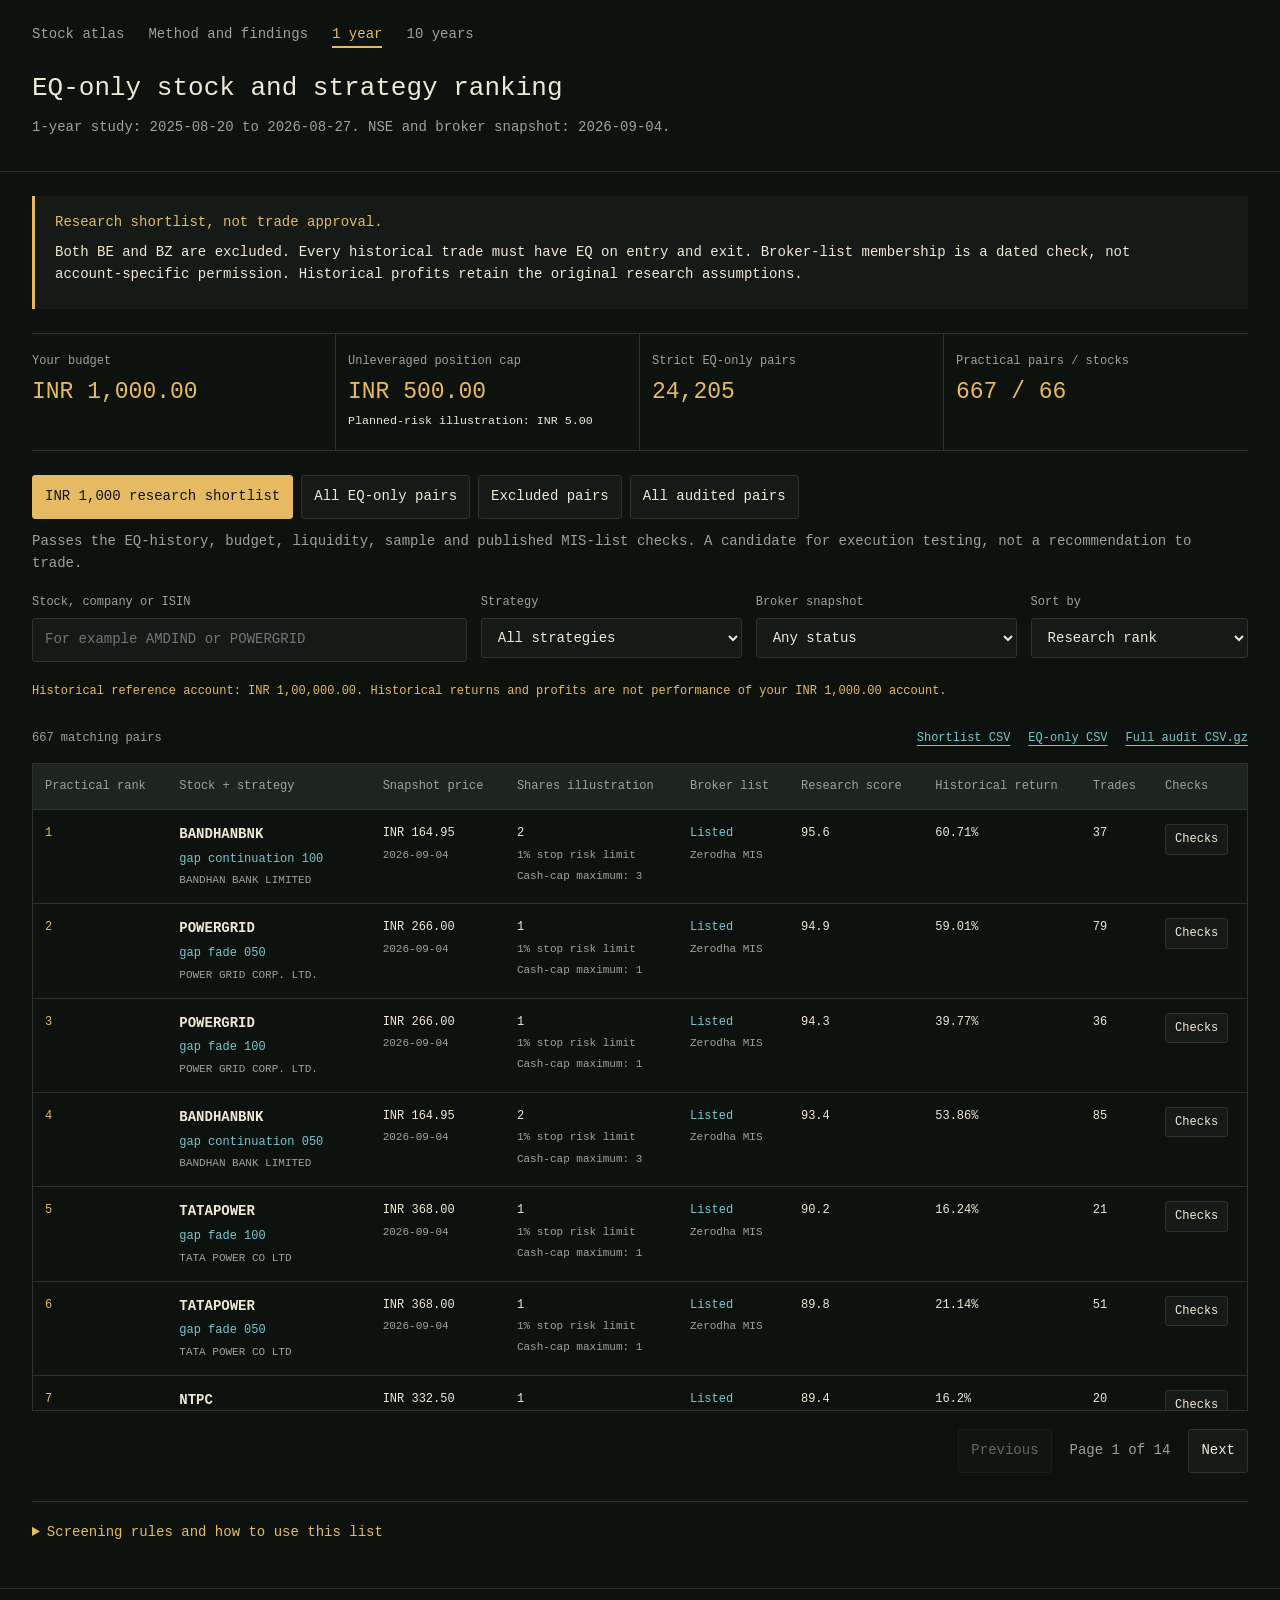
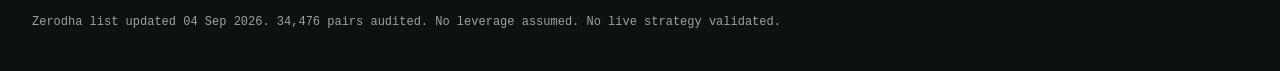
<file: results/findings/2026-09-05-eligibility-ranking/one_year/index.html>
<!doctype html>
<html lang="en">
<head>
  <meta charset="utf-8">
  <meta name="viewport" content="width=device-width, initial-scale=1">
  <title>EQ-only stock and strategy ranking</title>
  <link rel="stylesheet" href="eligibility-ranking.css">
</head>
<body>
  <header>
    <nav aria-label="Research navigation"><a id="atlasLink" href="../../../stock_gallery/index.html">Stock atlas</a><a href="README.md">Method and findings</a><a href="../one_year/index.html" id="oneYearLink">1 year</a><a href="../ten_year/index.html" id="tenYearLink">10 years</a></nav>
    <h1>EQ-only stock and strategy ranking</h1>
    <p id="windowInfo">Loading dated research screen...</p>
  </header>
  <main>
    <section class="notice" aria-label="Important limitation">
      <strong>Research shortlist, not trade approval.</strong>
      <p>Both BE and BZ are excluded. Every historical trade must have EQ on entry and exit. Broker-list membership is a dated check, not account-specific permission. Historical profits retain the original research assumptions.</p>
    </section>
    <dl class="summary">
      <div><dt>Your budget</dt><dd id="budget">INR 1,000</dd></div>
      <div><dt>Unleveraged position cap</dt><dd id="cap">INR 500</dd><small id="riskLimit">Planned-risk illustration: INR 5</small></div>
      <div><dt>Strict EQ-only pairs</dt><dd id="eqCount">...</dd></div>
      <div><dt>Practical pairs / stocks</dt><dd id="practicalCount">...</dd></div>
    </dl>
    <div class="views" role="group" aria-label="Ranking view">
      <button data-view="practical" aria-pressed="true">INR 1,000 research shortlist</button>
      <button data-view="eq" aria-pressed="false">All EQ-only pairs</button>
      <button data-view="excluded" aria-pressed="false">Excluded pairs</button>
      <button data-view="all" aria-pressed="false">All audited pairs</button>
    </div>
    <p id="viewDescription" class="view-description"></p>
    <section class="filters" aria-label="Search and filters">
      <label>Stock, company or ISIN<input id="search" type="search" placeholder="For example AMDIND or POWERGRID" autocomplete="off"></label>
      <label>Strategy<select id="strategy"><option value="all">All strategies</option></select></label>
      <label>Broker snapshot<select id="broker"><option value="all">Any status</option><option value="listed">Listed in Zerodha MIS table</option><option value="not-listed">Not listed</option></select></label>
      <label>Sort by<select id="sort"><option value="rank">Research rank</option><option value="price">Snapshot price</option><option value="liquidity">Recent liquidity</option><option value="return">Historical return</option></select></label>
    </section>
    <p class="reference-note" id="referenceNote"></p>
    <div class="table-meta"><p id="matches" aria-live="polite"></p><div><a href="practical_shortlist.csv" download>Shortlist CSV</a><a href="eq_only_ranking.csv" download>EQ-only CSV</a><a href="all_pairs_audit.csv.gz" download>Full audit CSV.gz</a></div></div>
    <div class="table-wrap" tabindex="0" aria-label="Scrollable ranking table">
      <table>
        <thead><tr><th id="rankHeading">Practical rank</th><th>Stock + strategy</th><th>Snapshot price</th><th>Shares illustration</th><th>Broker list</th><th>Research score</th><th>Historical return</th><th>Trades</th><th>Checks</th></tr></thead>
        <tbody id="rankingBody"></tbody>
      </table>
    </div>
    <div id="emptyState" hidden><p>No matches in this view.</p><button id="searchAll">Search all audited pairs</button></div>
    <div class="pagination"><button id="previous">Previous</button><span id="pageLabel"></span><button id="next">Next</button></div>
    <details class="method"><summary>Screening rules and how to use this list</summary>
      <ol>
        <li>Use this list to select a stock-strategy pair for further testing, not as a buy or sell signal.</li>
        <li>The practical view requires current EQ, zero non-EQ historical trade legs, a dated Zerodha MIS listing, price at least INR 100 and one whole share within the cash cap and the illustrative planned-risk limit.</li>
        <li>It also requires 20 recent sessions with median daily turnover at least INR 50 crore, 95% historical coverage and at least 20 historical trades. Overnight strategies need a separate delivery review.</li>
        <li>The INR 100 floor and liquidity limit are conservative pilot choices, not exchange prohibitions. Use the other views to inspect excluded stocks and their reasons.</li>
        <li>Risk shares use a tick-rounded 1% stop, estimated charges and a 0.20% adverse-fill allowance with a two-tick minimum per share. The worse of long and short planned loss must fit INR 5. This is a sizing illustration, not a newly backtested stop rule or a guaranteed loss cap.</li>
        <li>Neither share count is an order quantity. Check current quotes, charges, stop distance and your risk budget before sizing. No leverage is assumed even when the broker offers it.</li>
        <li>Historical figures come from a different, theoretical reference account. Initial-capital drawdown is corrected, but exact opening fills, retrospective exclusions and selection bias remain unresolved.</li>
        <li>Recheck exchange and broker permissions each session. This page does not connect to Zerodha or Dhan and does not place orders.</li>
      </ol>
      <p><a href="https://zerodha.com/margin-calculator/Equity/" target="_blank" rel="noopener noreferrer">Check Zerodha's current list</a> <a href="https://support.zerodha.com/category/trading-and-markets/charts-and-orders/order/articles/intraday-orders-not-allowed-for-some-stocks" target="_blank" rel="noopener noreferrer">Other broker restrictions</a></p>
    </details>
  </main>
  <footer id="footer">Source dates and original account size are shown above. No live strategy has been validated by this screen.</footer>
  <script src="eligibility-data.js"></script>
  <script src="eligibility-ranking.js"></script>
</body>
</html>
</file>
<file: results/findings/2026-09-05-eligibility-ranking/one_year/eligibility-ranking.css>
:root{color-scheme:dark;--ground:#0e120f;--panel:#151a17;--ink:#efe8d3;--muted:#9aa49a;--line:#2b352e;--gold:#e6ba62;--cyan:#78c6d0;--red:#f37a6b}
*{box-sizing:border-box}
body{margin:0;background:var(--ground);color:var(--ink);font-family:"DM Mono",Consolas,monospace;font-size:14px;line-height:1.55}
header,main,footer{max-width:1550px;margin:auto;padding:24px 32px}
header{border-bottom:1px solid var(--line)}
nav{display:flex;gap:24px;flex-wrap:wrap;margin-bottom:24px}
a{color:var(--cyan);text-underline-offset:4px}
nav a{text-decoration:none;color:var(--muted)}
nav a[aria-current=page]{color:var(--gold);border-bottom:2px solid var(--gold)}
h1{font-size:26px;font-weight:500;line-height:1.3;margin:0 0 12px}
header p,footer{color:var(--muted)}
p{margin:8px 0}
.notice{border-left:3px solid var(--gold);background:var(--panel);padding:16px 20px}
.notice strong{color:var(--gold);font-weight:500}
.notice p{max-width:1150px}
.summary{display:grid;grid-template-columns:repeat(4,1fr);border-block:1px solid var(--line);margin:24px 0}
.summary div{padding:18px 12px;border-right:1px solid var(--line)}
.summary div:first-child{padding-left:0}.summary div:last-child{border-right:0}
dt{color:var(--muted);font-size:12px}dd{margin:4px 0 0;font-size:23px;color:var(--gold)}
button,input,select{font:inherit;color:var(--ink);background:var(--panel);border:1px solid var(--line);border-radius:3px;padding:10px 12px}
button{cursor:pointer}button:hover{border-color:var(--gold)}button:disabled{opacity:.4;cursor:default}
:focus-visible{outline:2px solid var(--cyan);outline-offset:3px}
.views{display:flex;gap:8px;flex-wrap:wrap}.views button[aria-pressed=true]{background:var(--gold);color:var(--ground);border-color:var(--gold)}
.view-description{color:var(--muted);min-height:44px;margin:12px 0 18px}
.filters{display:grid;grid-template-columns:2fr 1.2fr 1.2fr 1fr;gap:14px}
.filters label{display:flex;flex-direction:column;gap:7px;color:var(--muted);font-size:12px}
.filters input,.filters select{width:100%;min-width:0;font-size:14px}
.reference-note{padding:12px 0;color:var(--gold);font-size:12px}
.table-meta{display:flex;justify-content:space-between;align-items:center;gap:12px;flex-wrap:wrap;color:var(--muted);font-size:12px}.table-meta div{display:flex;gap:18px;flex-wrap:wrap}
.table-wrap{overflow:auto;border:1px solid var(--line);margin-top:8px;max-height:72vh}
table{width:100%;border-collapse:collapse;min-width:1060px;font-size:12px}
th{position:sticky;top:0;background:#1d251f;color:var(--muted);text-align:left;font-weight:400;white-space:nowrap;padding:13px 12px;z-index:1}
td{padding:14px 12px;border-top:1px solid var(--line);vertical-align:top;font-variant-numeric:tabular-nums}
tbody tr:hover{background:#182019}
td small{display:block;color:var(--muted);margin-top:4px;max-width:270px;font-size:11px}
.pair-name{display:block;color:var(--ink);font-weight:600;font-size:14px}.strategy-name{display:block;color:var(--cyan);margin-top:4px}
.number{white-space:nowrap}.rank{color:var(--gold)}.negative{color:var(--red)}.listed{color:var(--cyan)}.not-listed{color:var(--muted)}
.check-button{padding:5px 9px;font-size:12px;white-space:nowrap}
.detail-row td{background:var(--panel);padding:20px}.detail-grid{display:grid;grid-template-columns:repeat(3,1fr);gap:16px}.detail-grid dd{font-size:14px;color:var(--ink)}
.detail-reason{color:var(--gold);margin-top:14px;overflow-wrap:anywhere}.detail-warning{color:var(--muted);max-width:1000px}
.pagination{display:flex;justify-content:flex-end;align-items:center;gap:18px;margin:18px 0;color:var(--muted)}
#emptyState{padding:24px;text-align:center;background:var(--panel)}
.method{border-top:1px solid var(--line);padding:20px 0;margin-top:28px}.method summary{cursor:pointer;color:var(--gold)}.method ol{max-width:1080px;padding-left:24px}.method li{padding:6px 0}.method p a{margin-right:20px}
footer{border-top:1px solid var(--line);font-size:12px;padding-bottom:40px}
@media(max-width:850px){header,main,footer{padding:20px}.summary{grid-template-columns:repeat(2,1fr)}.summary div{padding-left:12px!important;border-bottom:1px solid var(--line)}.filters{grid-template-columns:1fr 1fr}.detail-grid{grid-template-columns:1fr}nav{gap:15px}}
@media(max-width:480px){h1{font-size:22px}.filters{grid-template-columns:1fr}.views button{flex:1 1 45%;font-size:12px}dd{font-size:20px}.summary dt{font-size:11px}.pagination{justify-content:center}}
</file>
